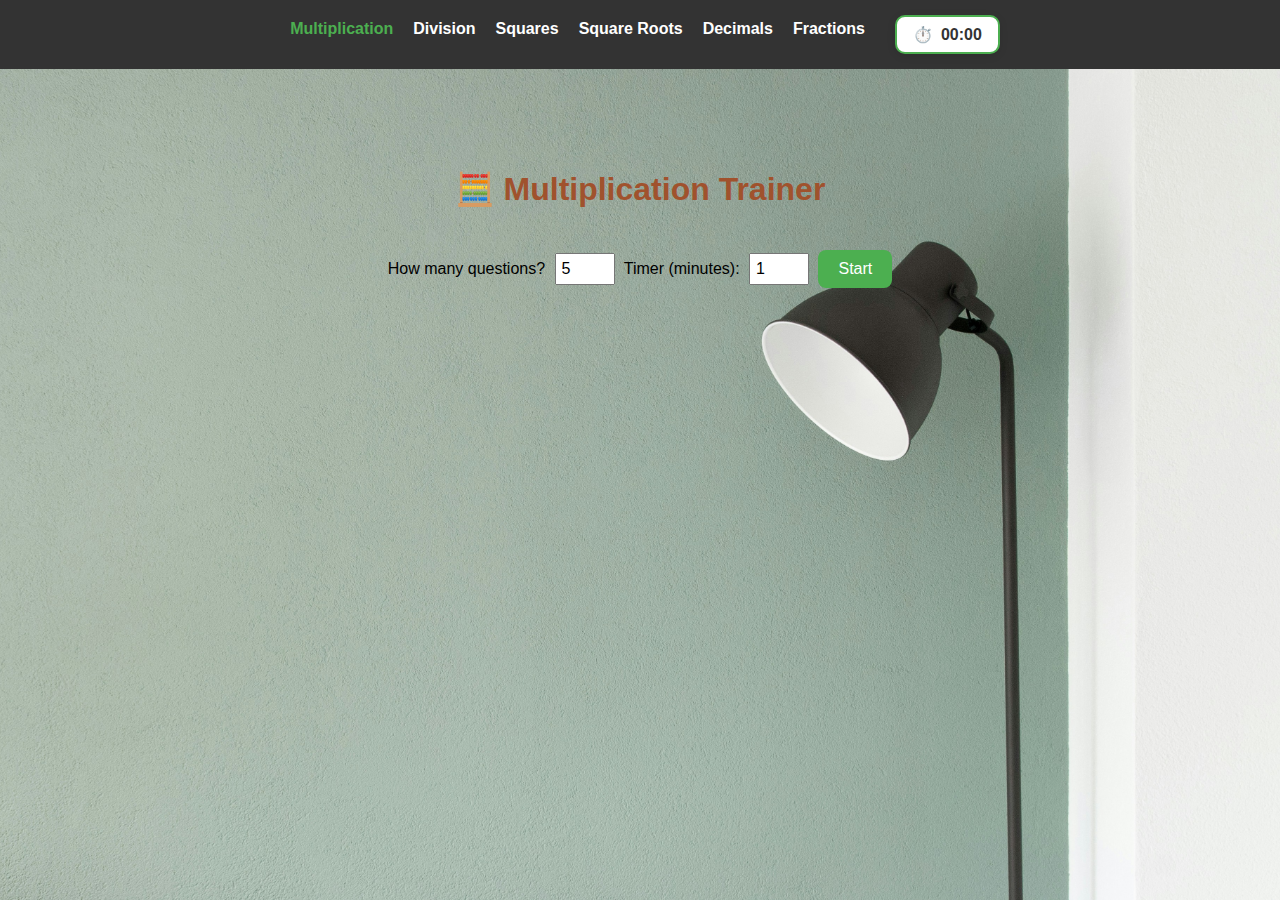
<file: index.html>
<!DOCTYPE html>
<html lang="en">
  <head>
    <meta charset="UTF-8" />
    <meta name="viewport" content="width=device-width, initial-scale=1.0" />
    <title>Math Trainer</title>
    <script src="mul.js"></script>
    <link rel="stylesheet" href="mul.css" />
  </head>
  <body>
    <nav>
      <a href="#" onclick="showSection('multiplication')" class="active"
        >Multiplication</a
      >
      <a href="#" onclick="showSection('division')">Division</a>
      <a href="#" onclick="showSection('squares')">Squares</a>
      <a href="#" onclick="showSection('squareroots')">Square Roots</a>
      <a href="#" onclick="showSection('decimals')">Decimals</a>
      <a href="#" onclick="showSection('fractions')">Fractions</a>

      <!-- Sticky Timer -->
      <div id="timerDisplay">⏱️ <span id="time">00:00</span></div>
    </nav>

    <main class="container">
      <h1 id="title">🧮 Multiplication Trainer</h1>
      <p>
        How many questions?
        <input type="number" id="count" min="1" max="20" value="5" />
        Timer (minutes):
        <input type="number" id="timerMinutes" min="1" max="60" value="1" />
        <button onclick="startQuiz()">Start</button>
      </p>
      <form id="quizForm" onsubmit="checkAnswers(event)"></form>
      <div class="result" id="result"></div>
      <div id="refreshContainer"></div>
    </main>

    <!-- Back to Top Button -->
    <button onclick="scrollToTop()" id="topBtn">↑</button>
  </body>
</html>
</file>
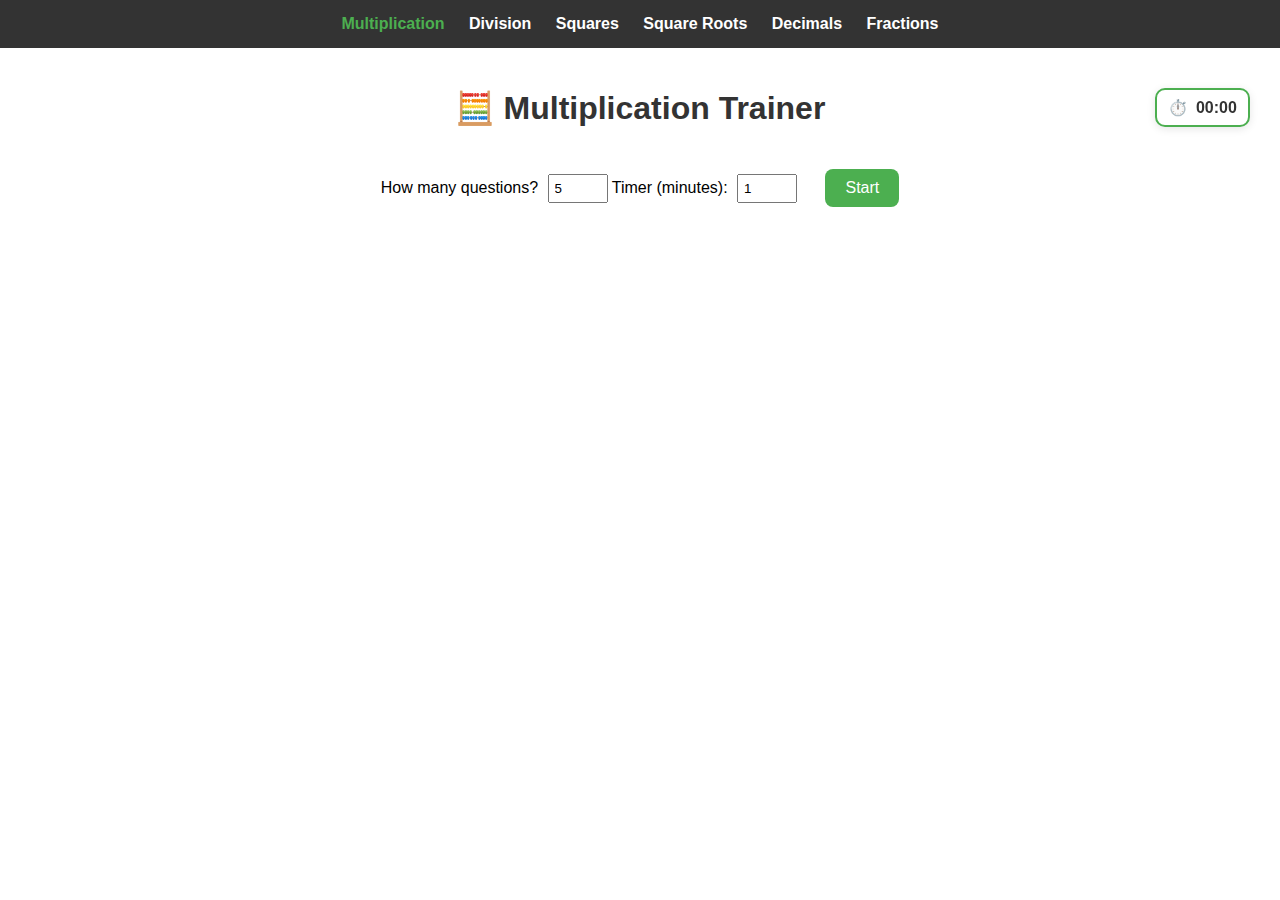
<file: calc/index.html>
<!DOCTYPE html>
<html lang="en">
<head>
  <meta charset="UTF-8">
  <meta name="viewport" content="width=device-width, initial-scale=1.0">
  <title>Math Trainer</title>
  <script src="mul.js"></script>
  <link rel="stylesheet" href="mul.css">
</head>
<body>
  
  <nav>
    <a href="#" onclick="showSection('multiplication')" class="active">Multiplication</a>
    <a href="#" onclick="showSection('division')">Division</a>
    <a href="#" onclick="showSection('squares')">Squares</a>
    <a href="#" onclick="showSection('squareroots')">Square Roots</a>
    <a href="#" onclick="showSection('decimals')">Decimals</a>
    <a href="#" onclick="showSection('fractions')">Fractions</a>
  </nav>

  <!-- Sticky Timer -->
  <div id="timerDisplay">⏱️ <span id="time">00:00</span></div>

  <main class="container">
    <h1 id="title">🧮 Multiplication Trainer</h1>
    <p>
      How many questions?
      <input type="number" id="count" min="1" max="20" value="5">
      Timer (minutes):
      <input type="number" id="timerMinutes" min="1" max="60" value="1">
      <button onclick="startQuiz()">Start</button>
    </p>
    <form id="quizForm" onsubmit="checkAnswers(event)"></form>
    <div class="result" id="result"></div>
    <div id="refreshContainer"></div>
  </main>

  <!-- Back to Top Button -->
  <button onclick="scrollToTop()" id="topBtn">↑</button>

</body>
</html>
</file>
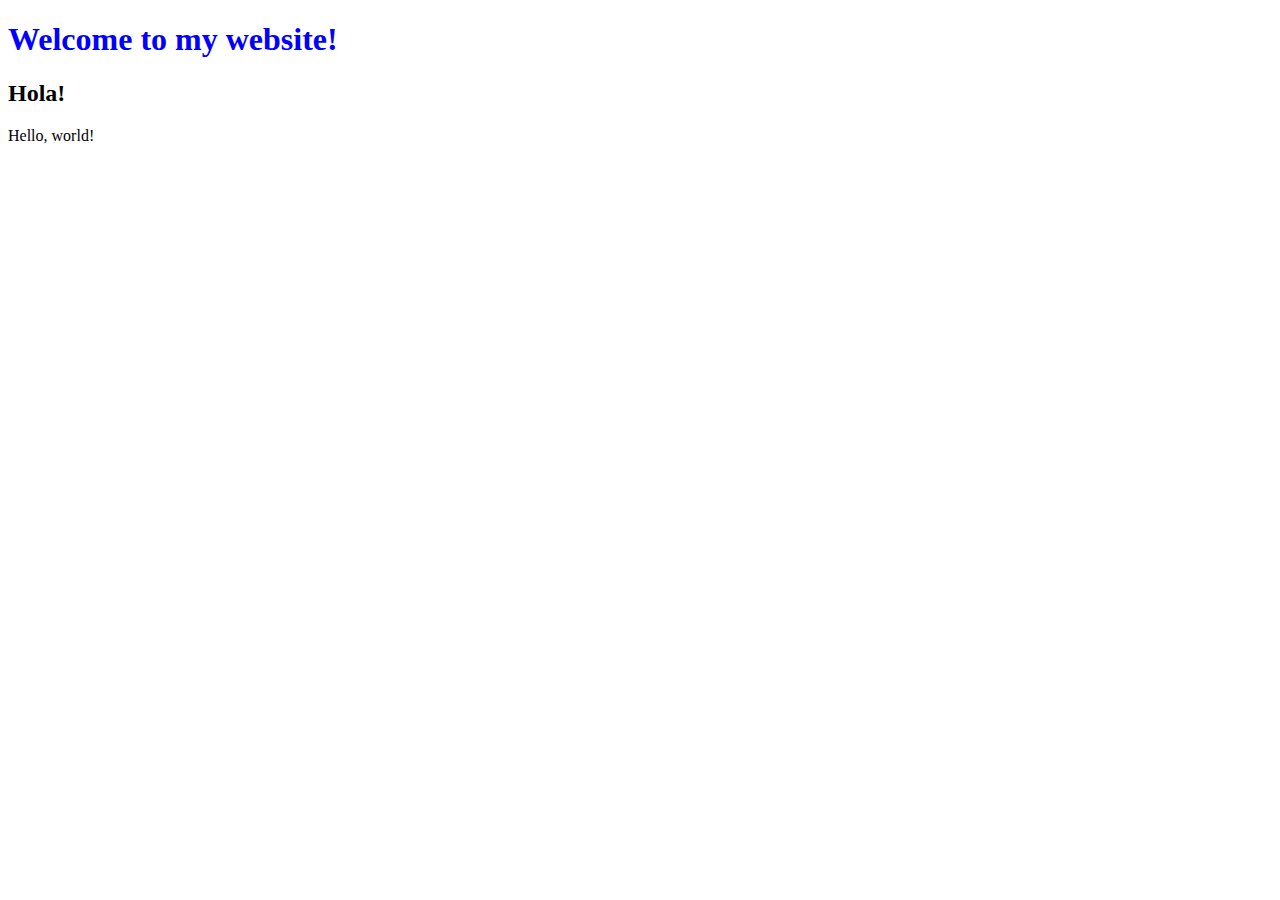
<file: hello.html>
<!DOCTYPE html>
<html lang="en">
<head>
    <meta charset="UTF-8">
    <meta name="viewport" content="width=device-width, initial-scale=1.0">
    <title>Hello!</title>
    <style>
        h1 {
            color: blue;
        }
    </style>
</head>
<body>
    <h1>Welcome to my website!</h1>
    <h2>Hola!</h2>
    Hello, world!
</body>
</html>
</file>
<file: mul.css>
* {
    box-sizing: border-box;
  }

  html, body {
    margin: 0;
    padding: 0;
    height: 100%;
    font-family: Arial, sans-serif;
    scroll-behavior: smooth;
    background-image: url('mathbg.jpg');
    background-size: cover;
    background-repeat: no-repeat;
    background-attachment: fixed;
    background-position: center;
  }

  nav {
      background: #333;
      padding: 15px;
      text-align: center;
      display: flex;
      flex-wrap: wrap;
      justify-content: center;
      width: 100%;
      position: sticky; /* Ensure it doesn't cover content */
      top: 0;
      z-index: 10;
    }
    

  nav a {
    color: white;
    text-decoration: none;
    margin: 5px 10px;
    font-weight: bold;
    transition: color 0.3s ease-in, transform 0.3s ease-in;
    white-space: nowrap;
  }

  nav a:hover {
    color: #4CAF50;
    transform: scale(1.1);
  }

  nav a.active {
    color: #4CAF50;
  }

  #timerDisplay {
      padding: 0.5rem 1rem;
      font-size: 1rem;
      font-weight: bold;
      color: #333;
      background-color: #fff;
      border: 2px solid #4CAF50;
      border-radius: 10px;
      box-shadow: 0 2px 8px rgba(0, 0, 0, 0.1);
      display: flex;
      align-items: center;
      gap: 8px;
      margin-left: 20px; /* Pushes it slightly from the nav links */
      margin-top: 0; /* Remove vertical misalignment */
    }

  .container {
      padding: 80px 20px 20px; /* Adjust top padding to account for navbar height */
      max-width: 700px;
      margin: auto;
      text-align: center;
    }
    

  h1 {
    color: sienna;
    font-size: 2rem;
  }

  .question {
    margin: 15px 0;
    color: black;
  }

  input[type="number"] {
    width: 60px;
    padding: 5px;
    margin: 5px;
    font-size: 1rem;
  }

  button {
    padding: 10px 20px;
    font-size: 16px;
    margin-top: 20px;
    background-color: #4CAF50;
    color: white;
    border: none;
    cursor: pointer;
    border-radius: 8px;
    transition: 0.3s ease-in;
  }

  button:hover {
    background-color: white;
    color: green;
  }

  .result {
    margin-top: 30px;
    font-weight: bold;
    font-size: 18px;
  }

  .correct { color: green; }
  .wrong { color: red; }

  #topBtn {
    display: none;
    position: fixed;
    bottom: 30px;
    right: 20px;
    z-index: 999;
    font-size: 18px;
    padding: 12px 16px;
    background-color: #555;
    color: white;
    border: none;
    border-radius: 50%;
    cursor: pointer;
  }

  #topBtn:hover {
    background-color: #333;
  }

  /* === RESPONSIVE DESIGN === */
  @media (max-width: 430px) {
      nav {
        flex-direction: column;
        align-items: center;
      }
    
      nav a {
        display: block;
        margin: 8px 0;
      }
    
      #timerDisplay {
        flex-direction: column;
        font-size: 16px;
        padding: 8px;
      }
    
    

    .container {
      padding: 90px 10px 20px;
    }

    h1 {
      font-size: 1.6rem;
    }

    button {
      font-size: 14px;
    }

    #topBtn {
        font-size: 14px;
        padding: 8px 10px;
        bottom: 20px;
        right: 15px;
      }
      
  }
</file>
<file: calc/mul.css>
* { box-sizing: border-box; }
    html, body {
        margin: 0;
        padding: 0;
        height: 100%;
        font-family: Arial, sans-serif;
        scroll-behavior: smooth;
        background-image: url('mathbg.jpg'); /* Replace with your image path */
        background-size: cover;
        background-repeat: no-repeat;
        background-attachment: fixed;
        background-position: center;
      }
      

      nav {
        background: #333;
        padding: 15px;
        text-align: center;
        flex-wrap: wrap;
      }
      
      nav a {
        color: white;
        text-decoration: none;
        margin: 0 10px;
        font-weight: bold;
        display: inline-block;
        transition: color 0.3s ease-in, transform 0.3s ease-in; /* Add smooth transition */
      }
      
      nav a:hover {
        color: #4CAF50; /* Change text color on hover */
        transform: scale(1.1); /* Slightly enlarge the text for hover effect */
      }
      
      nav a.active {
        color: #4CAF50;
      }
      
    #timerDisplay {
        position: fixed;
        right: 10px; /* Position the timer to the right */
        margin-right: 20px;
        margin-top: 2.5rem;
        width: fit-content;
        background-color: #fff;
        padding: 0.5rem 0.7rem;
        font-size: 1rem;
        font-weight: bold;
        color: #333;
        border: 2px solid #4CAF50;
        border-radius: 10px;
        box-shadow: 0 2px 8px rgba(0, 0, 0, 0.1);
        display: flex;
        align-items: center;
        gap: 8px;
        z-index: 999;
      }
      
      #timerMinutes {
        margin-right: 1.5rem;
      }
    .container {
      padding: 20px;
      max-width: 700px;
      margin: auto;
      text-align: center;
    }

    h1 { color: #333; }

    .question {
         margin: 15px 0;
         color: black;
    }

    input[type="number"] {
      width: 60px;
      padding: 5px;
      margin-left: 5px;
    }

    button {
      padding: 10px 20px;
      font-size: 16px;
      margin-top: 20px;
      background-color: #4CAF50;
      color: white;
      border: none;
      cursor: pointer;
      border-radius: 8px;
      transition: 0.3s ease-in;
    }

    button:hover{
        background-color: white;
        color: green;
    }
    .result {
      margin-top: 30px;
      font-weight: bold;
      font-size: 18px;
    }

    .correct { color: green; }
    .wrong { color: red; }

    #topBtn {
      display: none;
      position: fixed;
      bottom: 30px;
      right: 20px;
      z-index: 999;
      font-size: 18px;
      padding: 12px 16px;
      background-color: #555;
      color: white;
      border: none;
      border-radius: 50%;
      cursor: pointer;
    }

    #topBtn:hover { background-color: #333; }

    @media (max-width: 600px) {
      nav a { display: block; margin: 8px 0; }
      #timerDisplay {
        flex-direction: column;
        font-size: 16px;
        padding: 8px;
      }
    }
</file>
